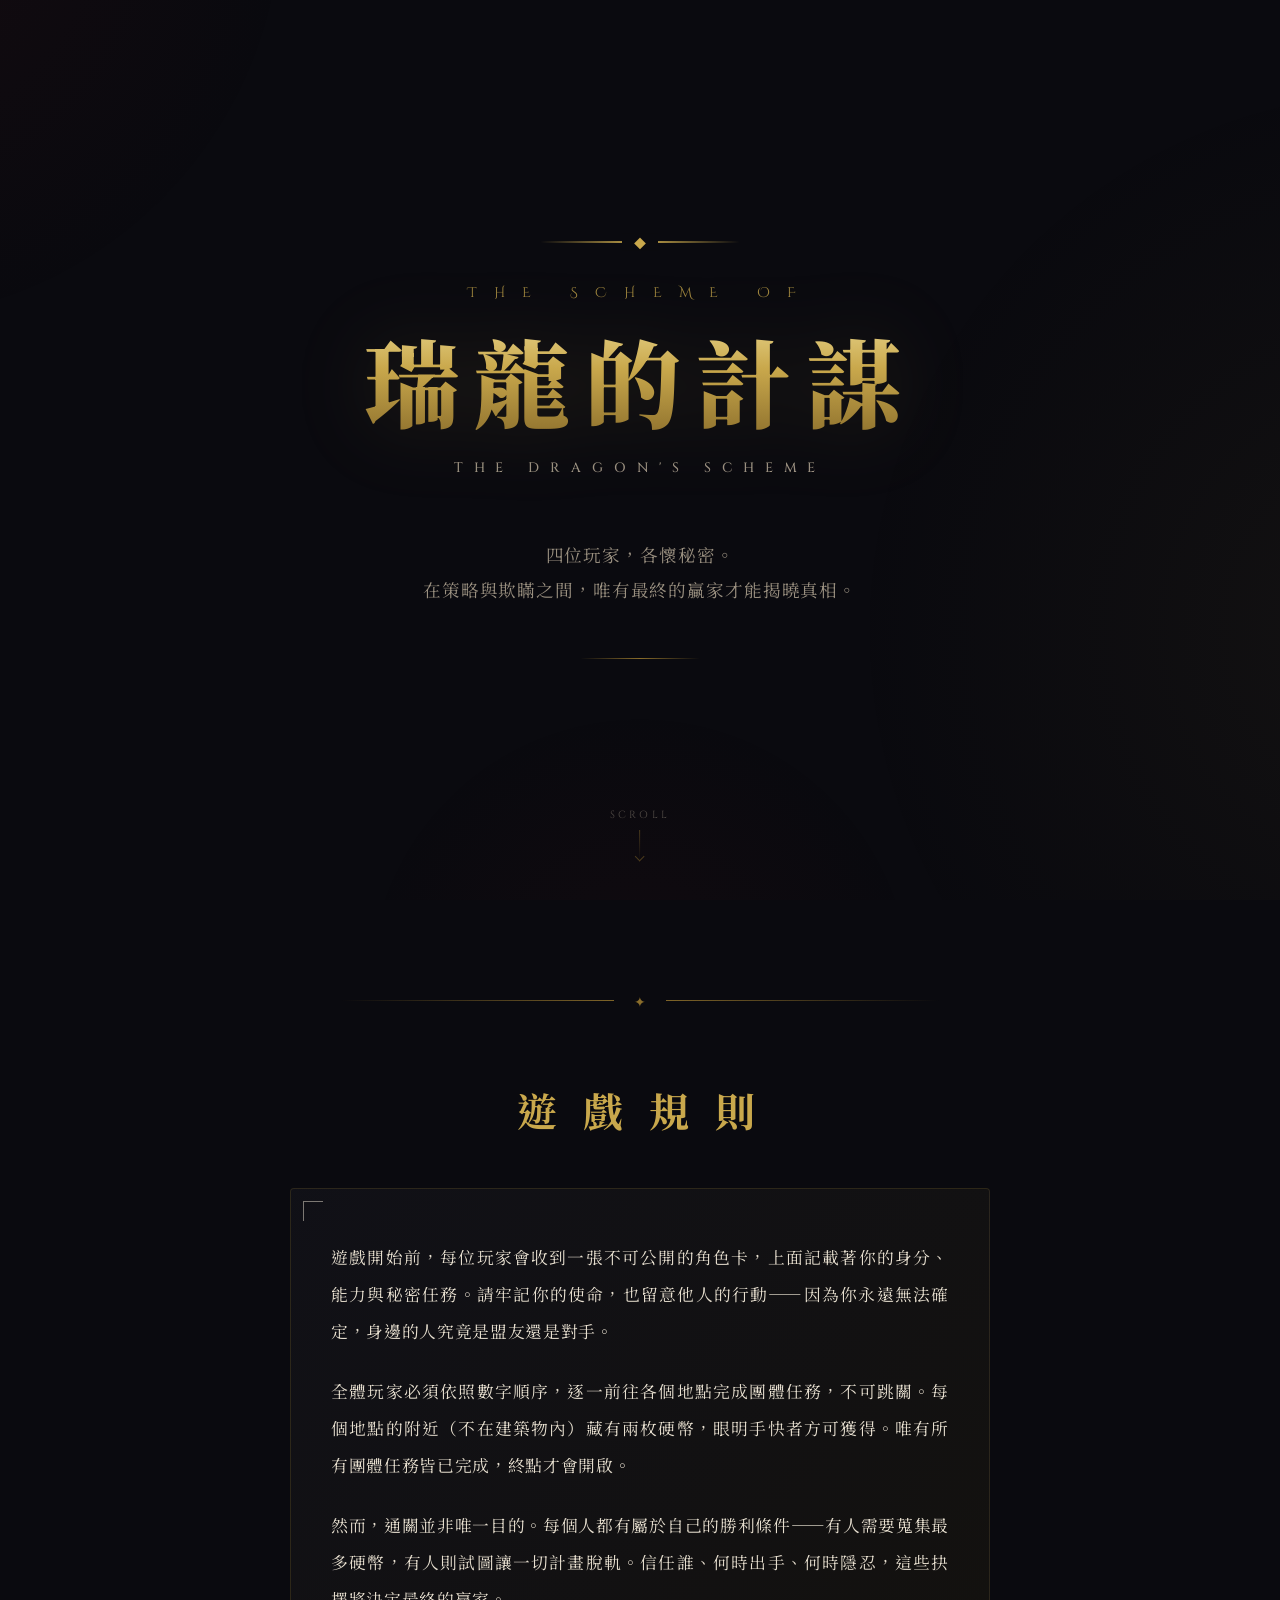
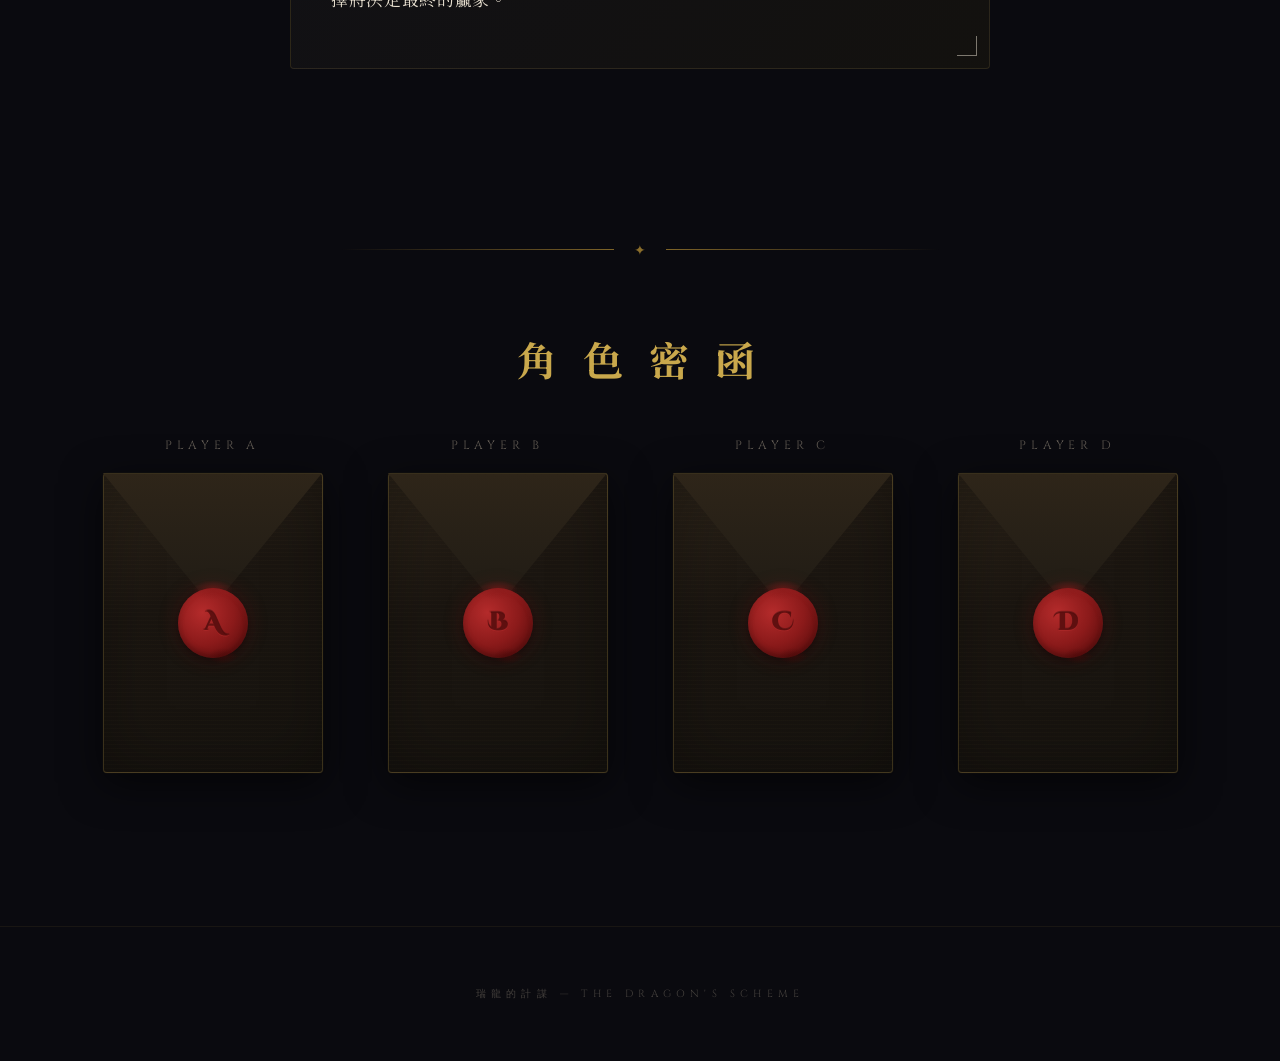
<file: old/index.html>
<!DOCTYPE html>
<html lang="zh-Hant">
<head>
<meta charset="UTF-8">
<meta name="viewport" content="width=device-width, initial-scale=1.0">
<title>茂維生日快樂</title>
<link rel="preconnect" href="https://fonts.googleapis.com">
<link rel="preconnect" href="https://fonts.gstatic.com" crossorigin>
<link href="https://fonts.googleapis.com/css2?family=Cinzel+Decorative:wght@400;700;900&family=Cinzel:wght@400;500;600;700;800;900&family=Noto+Serif+TC:wght@400;500;600;700;900&family=Cormorant+Garamond:ital,wght@0,400;0,600;0,700;1,400&display=swap" rel="stylesheet">
<style>
/* ============== RESET & BASE ============== */
*, *::before, *::after { box-sizing: border-box; margin: 0; padding: 0; }

:root {
  --gold: #c9a84c;
  --gold-light: #e8d48b;
  --gold-dark: #8a6d2b;
  --crimson: #8b1a1a;
  --crimson-deep: #5a0f0f;
  --bg-dark: #0a0a0f;
  --bg-card: #111118;
  --text-primary: #e8e0d0;
  --text-dim: #9a9080;
  --wax-red: #8b1a1a;
  --wax-red-light: #b42b2b;
  --wax-red-dark: #4a0808;
}

html {
  scroll-behavior: smooth;
  background: var(--bg-dark);
}

body {
  font-family: 'Noto Serif TC', 'Cormorant Garamond', serif;
  background: var(--bg-dark);
  color: var(--text-primary);
  overflow-x: hidden;
  min-height: 100vh;
}

/* ============== AMBIENT BACKGROUND ============== */
.ambient-bg {
  position: fixed;
  top: 0; left: 0;
  width: 100vw; height: 100vh;
  z-index: 0;
  pointer-events: none;
  overflow: hidden;
}

.ambient-bg::before {
  content: '';
  position: absolute;
  top: -50%; left: -50%;
  width: 200%; height: 200%;
  background: 
    radial-gradient(ellipse 600px 600px at 20% 20%, rgba(139,26,26,0.08) 0%, transparent 70%),
    radial-gradient(ellipse 800px 800px at 80% 60%, rgba(201,168,76,0.05) 0%, transparent 70%),
    radial-gradient(ellipse 400px 400px at 50% 80%, rgba(139,26,26,0.06) 0%, transparent 70%);
  animation: ambientDrift 30s ease-in-out infinite;
}

@keyframes ambientDrift {
  0%, 100% { transform: translate(0, 0) rotate(0deg); }
  33% { transform: translate(-30px, 20px) rotate(1deg); }
  66% { transform: translate(20px, -30px) rotate(-1deg); }
}

/* Floating particles */
.particles {
  position: fixed;
  top: 0; left: 0;
  width: 100%; height: 100%;
  z-index: 0;
  pointer-events: none;
}

.particle {
  position: absolute;
  width: 2px; height: 2px;
  background: var(--gold);
  border-radius: 50%;
  opacity: 0;
  animation: particleFloat linear infinite;
}

@keyframes particleFloat {
  0% { opacity: 0; transform: translateY(100vh) scale(0); }
  10% { opacity: 0.6; }
  90% { opacity: 0.6; }
  100% { opacity: 0; transform: translateY(-10vh) scale(1); }
}

/* ============== HEADER / HERO ============== */
.hero {
  position: relative;
  z-index: 1;
  min-height: 100vh;
  display: flex;
  flex-direction: column;
  align-items: center;
  justify-content: center;
  text-align: center;
  padding: 60px 20px;
}

.hero-ornament {
  width: 200px;
  height: 2px;
  background: linear-gradient(90deg, transparent, var(--gold), transparent);
  margin: 0 auto 40px;
  position: relative;
}

.hero-ornament::before {
  content: '◆';
  position: absolute;
  top: 50%;
  left: 50%;
  transform: translate(-50%, -50%);
  color: var(--gold);
  font-size: 12px;
  background: var(--bg-dark);
  padding: 0 12px;
}

.title-container {
  position: relative;
  margin-bottom: 20px;
}

.title-sub {
  font-family: 'Cinzel Decorative', 'Cinzel', serif;
  font-size: clamp(0.7rem, 1.5vw, 0.9rem);
  letter-spacing: 1.2em;
  text-transform: uppercase;
  color: var(--gold);
  margin-bottom: 16px;
  font-weight: 400;
  opacity: 0.8;
}

.title-main {
  font-family: 'Noto Serif TC', serif;
  font-size: clamp(3rem, 8vw, 6rem);
  font-weight: 900;
  color: transparent;
  background: linear-gradient(180deg, var(--gold-light) 0%, var(--gold) 40%, var(--gold-dark) 100%);
  -webkit-background-clip: text;
  background-clip: text;
  letter-spacing: 0.15em;
  line-height: 1.3;
  text-shadow: none;
  position: relative;
  filter: drop-shadow(0 0 40px rgba(201,168,76,0.15));
}

.title-english {
  font-family: 'Cinzel', serif;
  font-size: clamp(0.65rem, 1.2vw, 0.85rem);
  letter-spacing: 0.8em;
  text-transform: uppercase;
  color: var(--text-dim);
  margin-top: 16px;
  font-weight: 500;
}

.hero-desc {
  max-width: 600px;
  margin: 40px auto 0;
  font-size: clamp(0.95rem, 1.6vw, 1.1rem);
  line-height: 2;
  color: var(--text-dim);
  letter-spacing: 0.05em;
  font-weight: 400;
}

.hero-ornament-bottom {
  width: 120px;
  height: 1px;
  background: linear-gradient(90deg, transparent, var(--gold-dark), transparent);
  margin: 50px auto 0;
}

/* Scroll indicator */
.scroll-hint {
  position: absolute;
  bottom: 40px;
  left: 50%;
  transform: translateX(-50%);
  display: flex;
  flex-direction: column;
  align-items: center;
  gap: 8px;
  color: var(--text-dim);
  font-family: 'Cinzel', serif;
  font-size: 0.65rem;
  letter-spacing: 0.3em;
  text-transform: uppercase;
  opacity: 0.5;
  animation: scrollPulse 2s ease-in-out infinite;
}

.scroll-hint .arrow {
  width: 1px;
  height: 30px;
  background: linear-gradient(180deg, var(--gold-dark), transparent);
  position: relative;
}

.scroll-hint .arrow::after {
  content: '';
  position: absolute;
  bottom: 0;
  left: -3px;
  width: 7px;
  height: 7px;
  border-right: 1px solid var(--gold-dark);
  border-bottom: 1px solid var(--gold-dark);
  transform: rotate(45deg);
}

@keyframes scrollPulse {
  0%, 100% { opacity: 0.3; transform: translateX(-50%) translateY(0); }
  50% { opacity: 0.6; transform: translateX(-50%) translateY(5px); }
}

/* ============== RULES SECTION ============== */
.section {
  position: relative;
  z-index: 1;
  padding: 100px 20px;
}

.section-divider {
  width: 100%;
  max-width: 600px;
  height: 1px;
  margin: 0 auto 80px;
  background: linear-gradient(90deg, transparent, var(--gold-dark), transparent);
  position: relative;
}

.section-divider::before {
  content: '✦';
  position: absolute;
  top: 50%;
  left: 50%;
  transform: translate(-50%, -50%);
  color: var(--gold-dark);
  font-size: 14px;
  background: var(--bg-dark);
  padding: 0 20px;
}

.section-title {
  font-family: 'Noto Serif TC', serif;
  font-size: clamp(1.8rem, 4vw, 2.5rem);
  font-weight: 700;
  text-align: center;
  color: var(--gold);
  letter-spacing: 0.2em;
  margin-bottom: 50px;
}

.rules-container {
  max-width: 700px;
  margin: 0 auto;
  padding: 50px 40px;
  background: linear-gradient(135deg, rgba(17,17,24,0.9), rgba(20,18,15,0.9));
  border: 1px solid rgba(201,168,76,0.15);
  border-radius: 4px;
  position: relative;
}

.rules-container::before,
.rules-container::after {
  content: '';
  position: absolute;
  width: 20px;
  height: 20px;
  border-color: var(--gold-dark);
  opacity: 0.5;
}

.rules-container::before {
  top: 12px; left: 12px;
  border-top: 1px solid;
  border-left: 1px solid;
}

.rules-container::after {
  bottom: 12px; right: 12px;
  border-bottom: 1px solid;
  border-right: 1px solid;
}

.rules-text {
  font-size: clamp(0.95rem, 1.4vw, 1.05rem);
  line-height: 2.2;
  color: var(--text-primary);
  letter-spacing: 0.04em;
  text-align: justify;
}

/* ============== ENVELOPES SECTION ============== */
.envelopes-section {
  padding: 80px 20px 120px;
  position: relative;
  z-index: 1;
}

.envelopes-grid {
  display: grid;
  grid-template-columns: repeat(auto-fit, minmax(240px, 1fr));
  gap: 40px;
  max-width: 1100px;
  margin: 0 auto;
}

/* ============== ENVELOPE ============== */
.envelope-wrapper {
  display: flex;
  flex-direction: column;
  align-items: center;
  cursor: pointer;
  perspective: 1200px;
}

.envelope-label {
  font-family: 'Cinzel', serif;
  font-size: 0.75rem;
  letter-spacing: 0.4em;
  text-transform: uppercase;
  color: var(--text-dim);
  margin-bottom: 20px;
  opacity: 0.6;
  transition: opacity 0.4s;
}

.envelope-wrapper:hover .envelope-label {
  opacity: 1;
  color: var(--gold);
}

.envelope {
  position: relative;
  width: 220px;
  height: 300px;
  transition: transform 0.5s cubic-bezier(0.23, 1, 0.32, 1);
}

.envelope-wrapper:hover .envelope {
  transform: translateY(-8px);
}

/* Envelope body */
.envelope-body {
  position: absolute;
  top: 0; left: 0;
  width: 100%;
  height: 100%;
  background: linear-gradient(160deg, #2a2218 0%, #1a1510 40%, #15120e 100%);
  border: 1px solid rgba(201,168,76,0.2);
  border-radius: 4px;
  overflow: hidden;
  box-shadow: 
    0 10px 40px rgba(0,0,0,0.6),
    0 0 1px rgba(201,168,76,0.3),
    inset 0 0 60px rgba(0,0,0,0.3);
}

/* Paper texture overlay */
.envelope-body::before {
  content: '';
  position: absolute;
  top: 0; left: 0;
  width: 100%; height: 100%;
  background: 
    repeating-linear-gradient(
      0deg,
      transparent,
      transparent 3px,
      rgba(201,168,76,0.02) 3px,
      rgba(201,168,76,0.02) 4px
    );
  pointer-events: none;
}

/* Envelope flap */
.envelope-flap {
  position: absolute;
  top: 0;
  left: 0;
  width: 100%;
  height: 50%;
  background: linear-gradient(180deg, #2e2519 0%, #1e1a14 100%);
  clip-path: polygon(0 0, 100% 0, 50% 90%);
  border: 1px solid rgba(201,168,76,0.15);
  z-index: 2;
  transform-origin: top center;
  transition: transform 0.8s cubic-bezier(0.23, 1, 0.32, 1);
}

.envelope-flap::after {
  content: '';
  position: absolute;
  bottom: 15%;
  left: 50%;
  transform: translateX(-50%);
  width: 60%;
  height: 1px;
  background: linear-gradient(90deg, transparent, rgba(201,168,76,0.1), transparent);
}

/* Wax Seal */
.wax-seal {
  position: absolute;
  top: 50%;
  left: 50%;
  transform: translate(-50%, -50%);
  width: 70px;
  height: 70px;
  z-index: 5;
  transition: all 0.6s cubic-bezier(0.23, 1, 0.32, 1);
}

.wax-seal-circle {
  width: 100%;
  height: 100%;
  border-radius: 50%;
  background: radial-gradient(circle at 35% 35%, var(--wax-red-light) 0%, var(--wax-red) 50%, var(--wax-red-dark) 100%);
  box-shadow:
    0 3px 10px rgba(0,0,0,0.5),
    0 0 20px rgba(139,26,26,0.3),
    inset 0 -2px 6px rgba(0,0,0,0.3),
    inset 0 2px 4px rgba(180,43,43,0.4);
  display: flex;
  align-items: center;
  justify-content: center;
  position: relative;
}

/* Wax drips */
.wax-seal-circle::before {
  content: '';
  position: absolute;
  top: -8px;
  left: 15px;
  width: 40px;
  height: 20px;
  background: radial-gradient(ellipse, var(--wax-red) 0%, transparent 70%);
  border-radius: 50%;
  opacity: 0.6;
}

.wax-seal-circle::after {
  content: '';
  position: absolute;
  bottom: -6px;
  right: 10px;
  width: 30px;
  height: 16px;
  background: radial-gradient(ellipse, var(--wax-red-dark) 0%, transparent 70%);
  border-radius: 50%;
  opacity: 0.5;
}

.seal-emblem {
  font-size: 26px;
  color: rgba(74,8,8,0.7);
  text-shadow: 
    0 1px 0 rgba(180,43,43,0.5),
    0 -1px 0 rgba(0,0,0,0.3);
  font-family: 'Cinzel Decorative', serif;
  font-weight: 900;
  user-select: none;
  position: relative;
  z-index: 1;
}

/* Open state */
.envelope-wrapper.opened .envelope-flap {
  transform: rotateX(180deg);
}

.envelope-wrapper.opened .wax-seal {
  opacity: 0;
  transform: translate(-50%, -50%) scale(1.5) rotate(20deg);
}

/* Seal crack animation */
@keyframes sealCrack {
  0% { transform: translate(-50%, -50%) scale(1) rotate(0deg); }
  20% { transform: translate(-50%, -50%) scale(1.1) rotate(-5deg); }
  40% { transform: translate(-50%, -50%) scale(1.05) rotate(3deg); }
  60% { transform: translate(-50%, -50%) scale(1.15) rotate(-2deg); }
  80% { transform: translate(-50%, -50%) scale(1.3) rotate(10deg); opacity: 0.5; }
  100% { transform: translate(-50%, -50%) scale(1.5) rotate(20deg); opacity: 0; }
}

.envelope-wrapper.opening .wax-seal {
  animation: sealCrack 0.8s cubic-bezier(0.23, 1, 0.32, 1) forwards;
}

@keyframes flapOpen {
  0% { transform: rotateX(0deg); }
  100% { transform: rotateX(180deg); }
}

.envelope-wrapper.opening .envelope-flap {
  animation: flapOpen 0.8s cubic-bezier(0.23, 1, 0.32, 1) 0.3s forwards;
}

/* Wax crumbles */
.wax-fragment {
  position: absolute;
  width: 6px;
  height: 6px;
  background: var(--wax-red);
  border-radius: 2px;
  z-index: 10;
  pointer-events: none;
}

@keyframes fragmentFly {
  0% { opacity: 1; transform: translate(0, 0) rotate(0deg) scale(1); }
  100% { opacity: 0; transform: translate(var(--tx), var(--ty)) rotate(var(--tr)) scale(0.3); }
}

/* Hint text */
.envelope-hint {
  margin-top: 16px;
  font-size: 0.75rem;
  color: var(--text-dim);
  opacity: 0;
  transition: opacity 0.4s;
  font-style: italic;
  letter-spacing: 0.1em;
}

.envelope-wrapper:hover .envelope-hint {
  opacity: 0.6;
}

.envelope-wrapper.opened .envelope-hint {
  opacity: 0;
}

/* ============== MODAL / ROLE CARD ============== */
.modal-overlay {
  position: fixed;
  top: 0; left: 0;
  width: 100vw; height: 100vh;
  background: rgba(5,5,8,0.92);
  backdrop-filter: blur(12px);
  z-index: 100;
  display: flex;
  align-items: center;
  justify-content: center;
  opacity: 0;
  visibility: hidden;
  transition: all 0.5s cubic-bezier(0.23, 1, 0.32, 1);
  padding: 20px;
}

.modal-overlay.active {
  opacity: 1;
  visibility: visible;
}

.role-card {
  width: 100%;
  max-width: 560px;
  max-height: 85vh;
  overflow-y: auto;
  background: linear-gradient(160deg, #15130f 0%, #0e0c0a 100%);
  border: 1px solid rgba(201,168,76,0.2);
  border-radius: 6px;
  padding: 50px 40px;
  position: relative;
  transform: translateY(30px) scale(0.95);
  transition: transform 0.5s cubic-bezier(0.23, 1, 0.32, 1);
  box-shadow: 
    0 30px 80px rgba(0,0,0,0.8),
    0 0 1px rgba(201,168,76,0.4);
}

.role-card::-webkit-scrollbar {
  width: 4px;
}
.role-card::-webkit-scrollbar-track {
  background: transparent;
}
.role-card::-webkit-scrollbar-thumb {
  background: rgba(201,168,76,0.2);
  border-radius: 2px;
}

.modal-overlay.active .role-card {
  transform: translateY(0) scale(1);
}

/* Corner ornaments */
.role-card::before,
.role-card::after {
  content: '';
  position: absolute;
  width: 30px;
  height: 30px;
  border-color: var(--gold-dark);
  opacity: 0.4;
}
.role-card::before {
  top: 16px; left: 16px;
  border-top: 1px solid;
  border-left: 1px solid;
}
.role-card::after {
  bottom: 16px; right: 16px;
  border-bottom: 1px solid;
  border-right: 1px solid;
}

.card-close {
  position: absolute;
  top: 16px;
  right: 20px;
  background: none;
  border: none;
  color: var(--text-dim);
  font-size: 1.5rem;
  cursor: pointer;
  transition: color 0.3s;
  font-family: 'Cinzel', serif;
  z-index: 10;
}

.card-close:hover {
  color: var(--gold);
}

.card-role-name {
  font-family: 'Noto Serif TC', serif;
  font-size: clamp(1.8rem, 4vw, 2.2rem);
  font-weight: 700;
  color: var(--gold);
  letter-spacing: 0.15em;
  margin-bottom: 6px;
}

.card-role-type {
  font-family: 'Cinzel', serif;
  font-size: 0.7rem;
  letter-spacing: 0.5em;
  text-transform: uppercase;
  color: var(--text-dim);
  margin-bottom: 30px;
}

.card-divider {
  width: 60px;
  height: 1px;
  background: linear-gradient(90deg, var(--gold-dark), transparent);
  margin-bottom: 30px;
}

.card-section {
  margin-bottom: 24px;
}

.card-section-label {
  font-family: 'Cinzel', serif;
  font-size: 0.65rem;
  letter-spacing: 0.4em;
  text-transform: uppercase;
  color: var(--gold-dark);
  margin-bottom: 8px;
}

.card-section-text {
  font-size: 0.95rem;
  line-height: 1.9;
  color: var(--text-primary);
  letter-spacing: 0.03em;
}

.card-section-text.secret {
  color: var(--crimson);
  font-style: italic;
}

/* Puzzle input area */
.puzzle-area {
  margin-top: 20px;
  padding: 20px;
  background: rgba(0,0,0,0.3);
  border: 1px solid rgba(201,168,76,0.1);
  border-radius: 4px;
}

.puzzle-area label {
  display: block;
  font-family: 'Cinzel', serif;
  font-size: 0.65rem;
  letter-spacing: 0.3em;
  text-transform: uppercase;
  color: var(--gold-dark);
  margin-bottom: 10px;
}

.puzzle-input-group {
  display: flex;
  gap: 10px;
}

.puzzle-input {
  flex: 1;
  padding: 10px 14px;
  background: rgba(0,0,0,0.5);
  border: 1px solid rgba(201,168,76,0.2);
  border-radius: 3px;
  color: var(--text-primary);
  font-family: 'Noto Serif TC', serif;
  font-size: 0.95rem;
  letter-spacing: 0.1em;
  outline: none;
  transition: border-color 0.3s;
}

.puzzle-input:focus {
  border-color: var(--gold);
}

.puzzle-btn {
  padding: 10px 20px;
  background: linear-gradient(135deg, var(--gold-dark), var(--gold));
  border: none;
  border-radius: 3px;
  color: var(--bg-dark);
  font-family: 'Cinzel', serif;
  font-size: 0.75rem;
  font-weight: 700;
  letter-spacing: 0.15em;
  text-transform: uppercase;
  cursor: pointer;
  transition: all 0.3s;
}

.puzzle-btn:hover {
  background: linear-gradient(135deg, var(--gold), var(--gold-light));
  transform: translateY(-1px);
}

.puzzle-result {
  margin-top: 10px;
  font-size: 0.85rem;
  letter-spacing: 0.1em;
  min-height: 1.5em;
}

.puzzle-result.success {
  color: #4caf50;
}

.puzzle-result.fail {
  color: var(--crimson);
}

/* Ability locked/unlocked state */
.ability-locked {
  opacity: 0.4;
  position: relative;
}

.ability-locked::after {
  content: '🔒 解開謎題以解鎖能力';
  display: block;
  margin-top: 8px;
  font-size: 0.8rem;
  color: var(--text-dim);
  font-style: italic;
}

.ability-unlocked {
  opacity: 1;
  position: relative;
}

.ability-unlocked::before {
  content: '🔓';
  margin-right: 6px;
}

/* ============== FOOTER ============== */
footer {
  position: relative;
  z-index: 1;
  text-align: center;
  padding: 60px 20px;
  border-top: 1px solid rgba(201,168,76,0.08);
}

footer p {
  font-family: 'Cinzel', serif;
  font-size: 0.65rem;
  letter-spacing: 0.5em;
  text-transform: uppercase;
  color: var(--text-dim);
  opacity: 0.4;
}

/* ============== ANIMATIONS ============== */
@keyframes fadeInUp {
  from { opacity: 0; transform: translateY(30px); }
  to { opacity: 1; transform: translateY(0); }
}

.fade-in {
  opacity: 0;
  animation: fadeInUp 1s cubic-bezier(0.23, 1, 0.32, 1) forwards;
}

.fade-in-d1 { animation-delay: 0.2s; }
.fade-in-d2 { animation-delay: 0.4s; }
.fade-in-d3 { animation-delay: 0.6s; }
.fade-in-d4 { animation-delay: 0.8s; }
.fade-in-d5 { animation-delay: 1.0s; }

/* ============== RESPONSIVE ============== */
@media (max-width: 768px) {
  .envelopes-grid {
    grid-template-columns: repeat(2, 1fr);
    gap: 30px;
  }
  
  .envelope {
    width: 180px;
    height: 250px;
  }
  
  .wax-seal {
    width: 55px;
    height: 55px;
  }
  
  .seal-emblem {
    font-size: 20px;
  }
  
  .role-card {
    padding: 35px 25px;
  }
  
  .rules-container {
    padding: 35px 25px;
  }
}

@media (max-width: 480px) {
  .envelopes-grid {
    grid-template-columns: 1fr;
    gap: 40px;
  }
}
</style>
</head>
<body>

<!-- Ambient Background -->
<div class="ambient-bg"></div>

<!-- Floating Particles -->
<div class="particles" id="particles"></div>

<!-- ====== HERO ====== -->
<section class="hero">
  <div class="hero-ornament fade-in"></div>
  
  <div class="title-container fade-in fade-in-d1">
    <div class="title-sub">The Scheme of</div>
    <h1 class="title-main">瑞龍的計謀</h1>
    <div class="title-english">The Dragon's Scheme</div>
  </div>

  <p class="hero-desc fade-in fade-in-d2">
    四位玩家，各懷秘密。<br>
    在策略與欺瞞之間，唯有最終的贏家才能揭曉真相。
  </p>

  <div class="hero-ornament-bottom fade-in fade-in-d3"></div>

  <div class="scroll-hint">
    <span>Scroll</span>
    <div class="arrow"></div>
  </div>
</section>

<!-- ====== RULES ====== -->
<section class="section" id="rules">
  <div class="section-divider"></div>
  <h2 class="section-title fade-in">遊 戲 規 則</h2>
  
  <div class="rules-container fade-in fade-in-d1">
    <p class="rules-text">
      遊戲開始前，每位玩家會收到一張不可公開的角色卡，上面記載著你的身分、能力與秘密任務。請牢記你的使命，也留意他人的行動——因為你永遠無法確定，身邊的人究竟是盟友還是對手。
    </p>
    <br>
    <p class="rules-text">
      全體玩家必須依照數字順序，逐一前往各個地點完成團體任務，不可跳關。每個地點的附近（不在建築物內）藏有兩枚硬幣，眼明手快者方可獲得。唯有所有團體任務皆已完成，終點才會開啟。
    </p>
    <br>
    <p class="rules-text">
      然而，通關並非唯一目的。每個人都有屬於自己的勝利條件——有人需要蒐集最多硬幣，有人則試圖讓一切計畫脫軌。信任誰、何時出手、何時隱忍，這些抉擇將決定最終的贏家。
    </p>
  </div>
</section>

<!-- ====== CHARACTER ENVELOPES ====== -->
<section class="envelopes-section" id="characters">
  <div class="section-divider"></div>
  <h2 class="section-title fade-in">角 色 密 函</h2>

  <div class="envelopes-grid">
    <!-- Envelope A -->
    <div class="envelope-wrapper fade-in fade-in-d1" data-role="A" onclick="openEnvelope(this, 'A')">
      <div class="envelope-label">Player A</div>
      <div class="envelope">
        <div class="envelope-body"></div>
        <div class="envelope-flap"></div>
        <div class="wax-seal">
          <div class="wax-seal-circle">
            <span class="seal-emblem">A</span>
          </div>
        </div>
      </div>
      <div class="envelope-hint">點擊開啟密函</div>
    </div>

    <!-- Envelope B -->
    <div class="envelope-wrapper fade-in fade-in-d2" data-role="B" onclick="openEnvelope(this, 'B')">
      <div class="envelope-label">Player B</div>
      <div class="envelope">
        <div class="envelope-body"></div>
        <div class="envelope-flap"></div>
        <div class="wax-seal">
          <div class="wax-seal-circle">
            <span class="seal-emblem">B</span>
          </div>
        </div>
      </div>
      <div class="envelope-hint">點擊開啟密函</div>
    </div>

    <!-- Envelope C -->
    <div class="envelope-wrapper fade-in fade-in-d3" data-role="C" onclick="openEnvelope(this, 'C')">
      <div class="envelope-label">Player C</div>
      <div class="envelope">
        <div class="envelope-body"></div>
        <div class="envelope-flap"></div>
        <div class="wax-seal">
          <div class="wax-seal-circle">
            <span class="seal-emblem">C</span>
          </div>
        </div>
      </div>
      <div class="envelope-hint">點擊開啟密函</div>
    </div>

    <!-- Envelope D -->
    <div class="envelope-wrapper fade-in fade-in-d4" data-role="D" onclick="openEnvelope(this, 'D')">
      <div class="envelope-label">Player D</div>
      <div class="envelope">
        <div class="envelope-body"></div>
        <div class="envelope-flap"></div>
        <div class="wax-seal">
          <div class="wax-seal-circle">
            <span class="seal-emblem">D</span>
          </div>
        </div>
      </div>
      <div class="envelope-hint">點擊開啟密函</div>
    </div>
  </div>
</section>

<!-- ====== FOOTER ====== -->
<footer>
  <p>瑞龍的計謀 &mdash; The Dragon's Scheme</p>
</footer>

<!-- ====== MODAL ====== -->
<div class="modal-overlay" id="modalOverlay" onclick="closeModal(event)">
  <div class="role-card" id="roleCard" onclick="event.stopPropagation()">
    <button class="card-close" onclick="closeModalDirect()">✕</button>
    <div id="roleContent"></div>
  </div>
</div>

<script>
// ===== ROLE DATA =====
const roles = {
  A: {
    name: '調查員',
    type: '一般玩家 · 身分不可公開',
    sections: [
      { label: '團體任務', text: '幫助大家成功抵達終點。秘密地幫助其他人，但不可以被知道身分。' },
      { label: '個人任務', text: '取得全場最多硬幣。' },
      { label: '特殊能力', text: '可秘密地使用緊急求救卡向主持人詢問線索。你共有兩張求救卡，每張限用一次——銀色卡片可獲得小提示，金色卡片可獲得大提示。' },
      { label: '勝利條件', text: '團體任務成功完成，並在全場玩家中取得最多硬幣。' }
    ],
    hasPuzzle: false
  },
  B: {
    name: '??家',
    type: '一般玩家 · 身分不可公開',
    sections: [
      { label: '團體任務', text: '幫助大家成功抵達終點。' },
      { label: '個人任務', text: '取得全場最多硬幣。' },
      { label: '特殊能力', text: '解開個人謎題後，可無條件搶奪任何一位玩家的一枚硬幣。', locked: true },
      { label: '勝利條件', text: '團體任務成功完成，並在全場玩家中取得最多硬幣。' }
    ],
    hasPuzzle: true,
    puzzleAnswer: '豬',
    puzzleId: 'B'
  },
  C: {
    name: '決鬥者',
    type: '一般玩家 · 身分不可公開',
    sections: [
      { label: '團體任務', text: '幫助大家成功抵達終點。' },
      { label: '個人任務', text: '取得全場最多硬幣。' },
      { label: '特殊能力', text: '解開個人謎題後，可在最終場所向一位玩家發起決鬥。勝者奪取敗者的所有硬幣。', locked: true },
      { label: '勝利條件', text: '團體任務成功完成，並在全場玩家中取得最多硬幣。' }
    ],
    hasPuzzle: true,
    puzzleAnswer: '地',
    puzzleId: 'C'
  },
  D: {
    name: '阻撓者',
    type: '秘密對抗角色 · 身分不可公開',
    sections: [
      { label: '個人任務', text: '妨礙其他人解題，取得全場最多硬幣。' },
      { label: '特殊能力', text: '解開個人謎題後，你將知道所有團體任務的答案。', locked: true },
      { label: '勝利條件', text: '若團體最終雖成功抵達終點但超過時限，阻撓者獲得勝利。若團體在時限內成功通關，阻撓者仍可憑硬幣數量爭取個人排名。' }
    ],
    hasPuzzle: true,
    puzzleAnswer: '3064',
    puzzleId: 'D'
  }
};

// Track unlocked puzzles
const unlockedPuzzles = {};

// ===== PARTICLES =====
function createParticles() {
  const container = document.getElementById('particles');
  const count = 25;
  for (let i = 0; i < count; i++) {
    const p = document.createElement('div');
    p.classList.add('particle');
    p.style.left = Math.random() * 100 + '%';
    p.style.animationDuration = (15 + Math.random() * 25) + 's';
    p.style.animationDelay = Math.random() * 20 + 's';
    p.style.width = (1 + Math.random() * 2) + 'px';
    p.style.height = p.style.width;
    p.style.opacity = 0;
    container.appendChild(p);
  }
}
createParticles();

// ===== WAX FRAGMENTS =====
function createWaxFragments(seal) {
  const rect = seal.getBoundingClientRect();
  const cx = rect.left + rect.width / 2;
  const cy = rect.top + rect.height / 2;

  for (let i = 0; i < 12; i++) {
    const frag = document.createElement('div');
    frag.classList.add('wax-fragment');
    frag.style.left = cx + 'px';
    frag.style.top = cy + 'px';
    frag.style.position = 'fixed';
    frag.style.zIndex = '50';

    const angle = (Math.PI * 2 / 12) * i + (Math.random() - 0.5) * 0.5;
    const dist = 40 + Math.random() * 80;
    const tx = Math.cos(angle) * dist;
    const ty = Math.sin(angle) * dist - 20;
    const tr = (Math.random() - 0.5) * 720;

    frag.style.setProperty('--tx', tx + 'px');
    frag.style.setProperty('--ty', ty + 'px');
    frag.style.setProperty('--tr', tr + 'deg');
    frag.style.width = (3 + Math.random() * 6) + 'px';
    frag.style.height = (3 + Math.random() * 5) + 'px';
    frag.style.background = `hsl(${0 + Math.random() * 10}, ${60 + Math.random() * 20}%, ${25 + Math.random() * 15}%)`;
    frag.style.animation = `fragmentFly ${0.6 + Math.random() * 0.4}s cubic-bezier(0.23, 1, 0.32, 1) forwards`;
    frag.style.animationDelay = (Math.random() * 0.15) + 's';

    document.body.appendChild(frag);
    setTimeout(() => frag.remove(), 1200);
  }
}

// ===== OPEN ENVELOPE =====
function openEnvelope(wrapper, roleKey) {
  if (wrapper.classList.contains('opened') || wrapper.classList.contains('opening')) {
    showModal(roleKey);
    return;
  }

  // Create wax fragments
  const seal = wrapper.querySelector('.wax-seal');
  createWaxFragments(seal);

  // Trigger opening animation
  wrapper.classList.add('opening');

  // After animation completes, mark as opened and show modal
  setTimeout(() => {
    wrapper.classList.remove('opening');
    wrapper.classList.add('opened');
    showModal(roleKey);
  }, 1200);
}

// ===== MODAL =====
function showModal(roleKey) {
  const role = roles[roleKey];
  const overlay = document.getElementById('modalOverlay');
  const content = document.getElementById('roleContent');

  let html = `
    <div class="card-role-name">${role.name}</div>
    <div class="card-role-type">${role.type}</div>
    <div class="card-divider"></div>
  `;

  role.sections.forEach(sec => {
    const isLocked = sec.locked && !unlockedPuzzles[roleKey];
    const cls = isLocked ? 'ability-locked' : (sec.locked && unlockedPuzzles[roleKey] ? 'ability-unlocked' : '');
    html += `
      <div class="card-section">
        <div class="card-section-label">${sec.label}</div>
        <div class="card-section-text ${cls}">${sec.text}</div>
      </div>
    `;
  });

  if (role.hasPuzzle) {
    const isUnlocked = unlockedPuzzles[roleKey];
    html += `
      <div class="puzzle-area">
        <label>個人謎題驗證</label>
        ${isUnlocked ? 
          '<div class="puzzle-result success">✦ 謎題已解開，能力已解鎖</div>' :
          `<div class="puzzle-input-group">
            <input type="text" class="puzzle-input" id="puzzleInput_${roleKey}" placeholder="輸入答案..." onkeydown="if(event.key==='Enter')checkPuzzle('${roleKey}')">
            <button class="puzzle-btn" onclick="checkPuzzle('${roleKey}')">驗證</button>
          </div>
          <div class="puzzle-result" id="puzzleResult_${roleKey}"></div>`
        }
      </div>
    `;
  }

  content.innerHTML = html;
  overlay.classList.add('active');
  document.body.style.overflow = 'hidden';
}

function closeModal(event) {
  if (event.target === document.getElementById('modalOverlay')) {
    closeModalDirect();
  }
}

function closeModalDirect() {
  const overlay = document.getElementById('modalOverlay');
  overlay.classList.remove('active');
  document.body.style.overflow = '';
}

// ===== PUZZLE CHECK =====
function checkPuzzle(roleKey) {
  const input = document.getElementById(`puzzleInput_${roleKey}`);
  const result = document.getElementById(`puzzleResult_${roleKey}`);
  const role = roles[roleKey];

  if (!input || !result) return;

  const answer = input.value.trim();
  if (answer === role.puzzleAnswer) {
    unlockedPuzzles[roleKey] = true;
    result.className = 'puzzle-result success';
    result.textContent = '✦ 正確！能力已解鎖。';
    // Re-render to update locked sections
    setTimeout(() => showModal(roleKey), 600);
  } else {
    result.className = 'puzzle-result fail';
    result.textContent = '✗ 答案錯誤，請再試一次。';
    input.value = '';
    // Shake animation
    input.style.animation = 'none';
    input.offsetHeight; // trigger reflow
    input.style.animation = 'shake 0.4s ease';
  }
}

// Shake animation for wrong answer
const shakeStyle = document.createElement('style');
shakeStyle.textContent = `
  @keyframes shake {
    0%, 100% { transform: translateX(0); }
    20% { transform: translateX(-8px); }
    40% { transform: translateX(8px); }
    60% { transform: translateX(-5px); }
    80% { transform: translateX(5px); }
  }
`;
document.head.appendChild(shakeStyle);

// ===== INTERSECTION OBSERVER FOR FADE-IN =====
const observer = new IntersectionObserver((entries) => {
  entries.forEach(entry => {
    if (entry.isIntersecting) {
      entry.target.style.animationPlayState = 'running';
    }
  });
}, { threshold: 0.1 });

document.querySelectorAll('.fade-in').forEach(el => {
  // Don't pause hero animations
  if (!el.closest('.hero')) {
    el.style.animationPlayState = 'paused';
    observer.observe(el);
  }
});

// ===== ESC TO CLOSE MODAL =====
document.addEventListener('keydown', (e) => {
  if (e.key === 'Escape') closeModalDirect();
});
</script>

</body>
</html>
</file>
